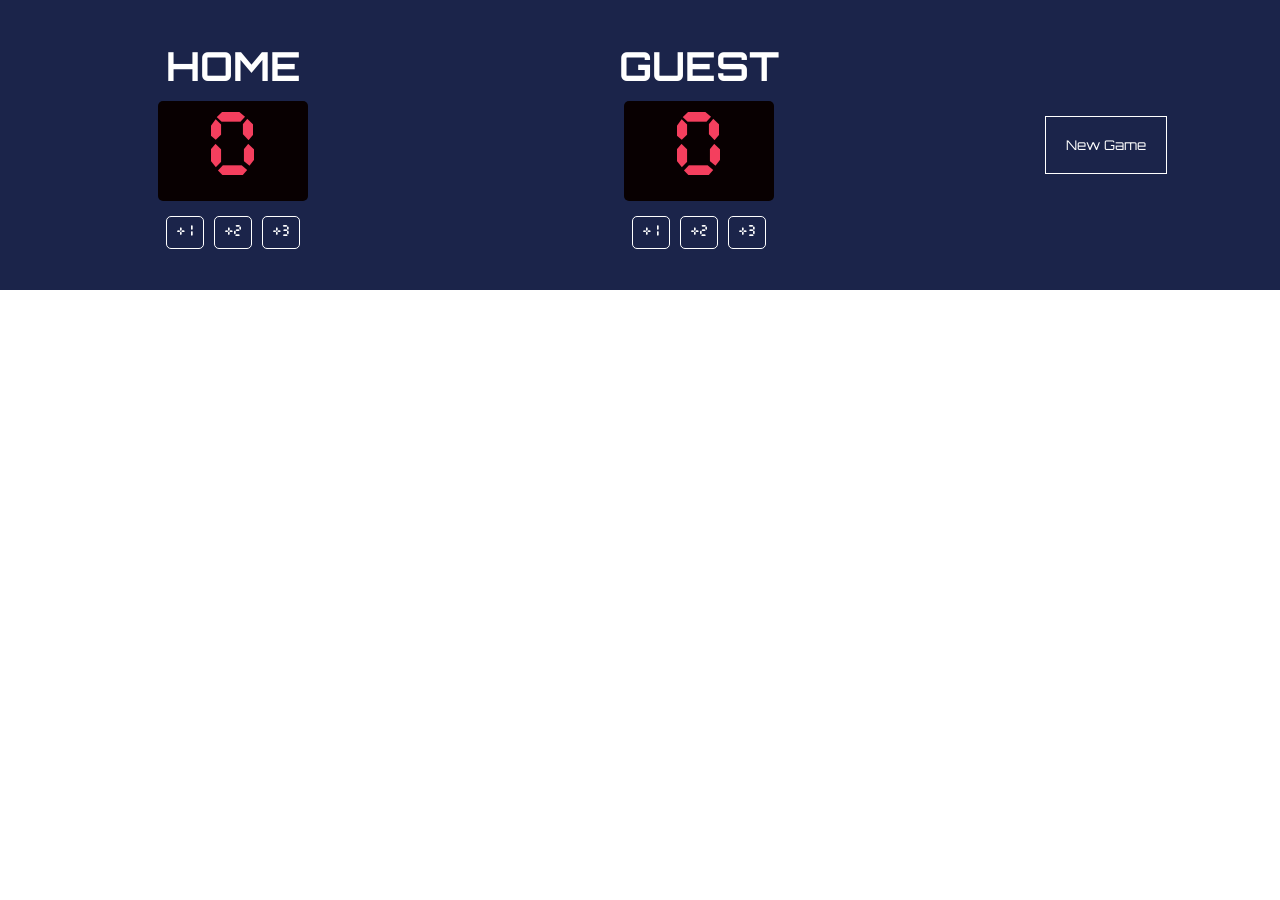
<file: BasketBall-ScoreBoard/index.html>
<html>
    <head>
        <link rel="stylesheet" href="index.css">
        <link rel="preconnect" href="https://fonts.googleapis.com">
        <link rel="preconnect" href="https://fonts.gstatic.com" crossorigin>
        <link href="https://fonts.googleapis.com/css2?family=Orbitron:wght@400..900&display=swap" rel="stylesheet">
    
    </head>
    <body>
        <div class="container">
            <div class="home">
                <h3>HOME</h3>
                <div class="scoreboard" id="home-board-el">
                    0
                </div>
                <div class="addbuttons">
                    <button class="btn" onclick="homeScoreIncrement()">+1</button>
                    <button class="btn" onclick="homePlusTwoScoreIncrement()">+2</button>
                    <button class="btn" onclick="homePlusThreeScoreIncrement()">+3</button> 
                </div>         
            </div>
            <div class="guest">
                <h3>GUEST</h3>
                <div class="scoreboard" id="guest-board-el">
                 0
                </div>
                <div class="addbuttons">
                    <button class="btn" onclick="guestScoreIncrement()">+1</button>
                    <button class="btn" onclick="guestPlusTwoScoreIncrement()">+2</button>
                    <button class="btn" onclick="guestPlusThreeScoreIncrement()">+3</button> 
                </div>      
            </div>
            <div class="newgamebtn">
                <button id="add-btn-el" onclick="newGame()" >New Game </button>
            </div> 
        </div>
         
        <script src="index.js"></script>
    </body>
</html>
</file>
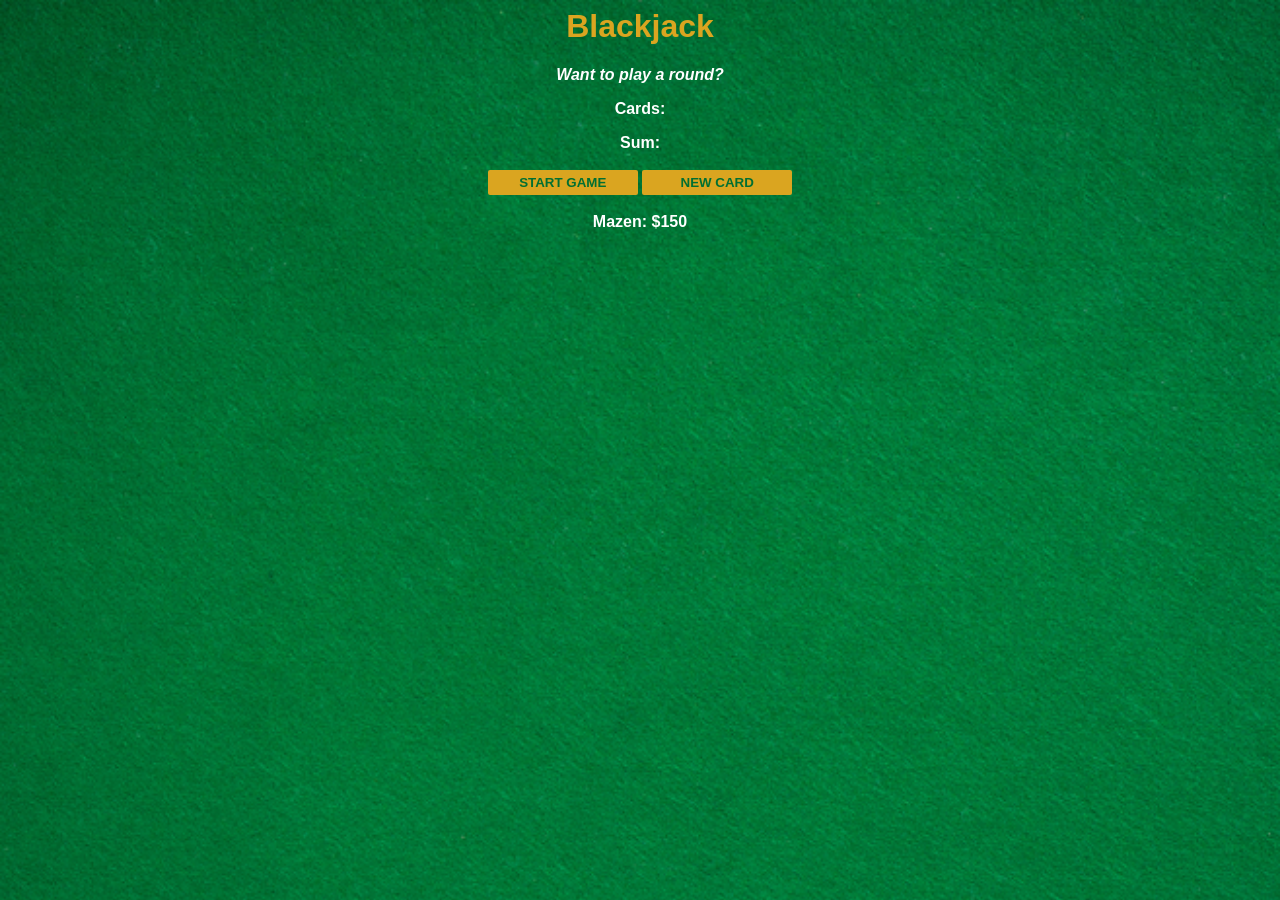
<file: BlackJack-Game/index.html>
<html>
    <head>
        <link rel="stylesheet" href="index.css">
    </head>
    <body>
        <h1>Blackjack</h1>
        <p id="message-el">Want to play a round?</p>
        <p id="cards-el">Cards:</p>
        <p id="sum-el">Sum:</p>
        <button onclick="startGame()">START GAME</button>
        <button onclick="newCard()">NEW CARD</button>
        <p id="player-el"></p>
        <script src="index.js"></script>
    </body>
</html>
</file>
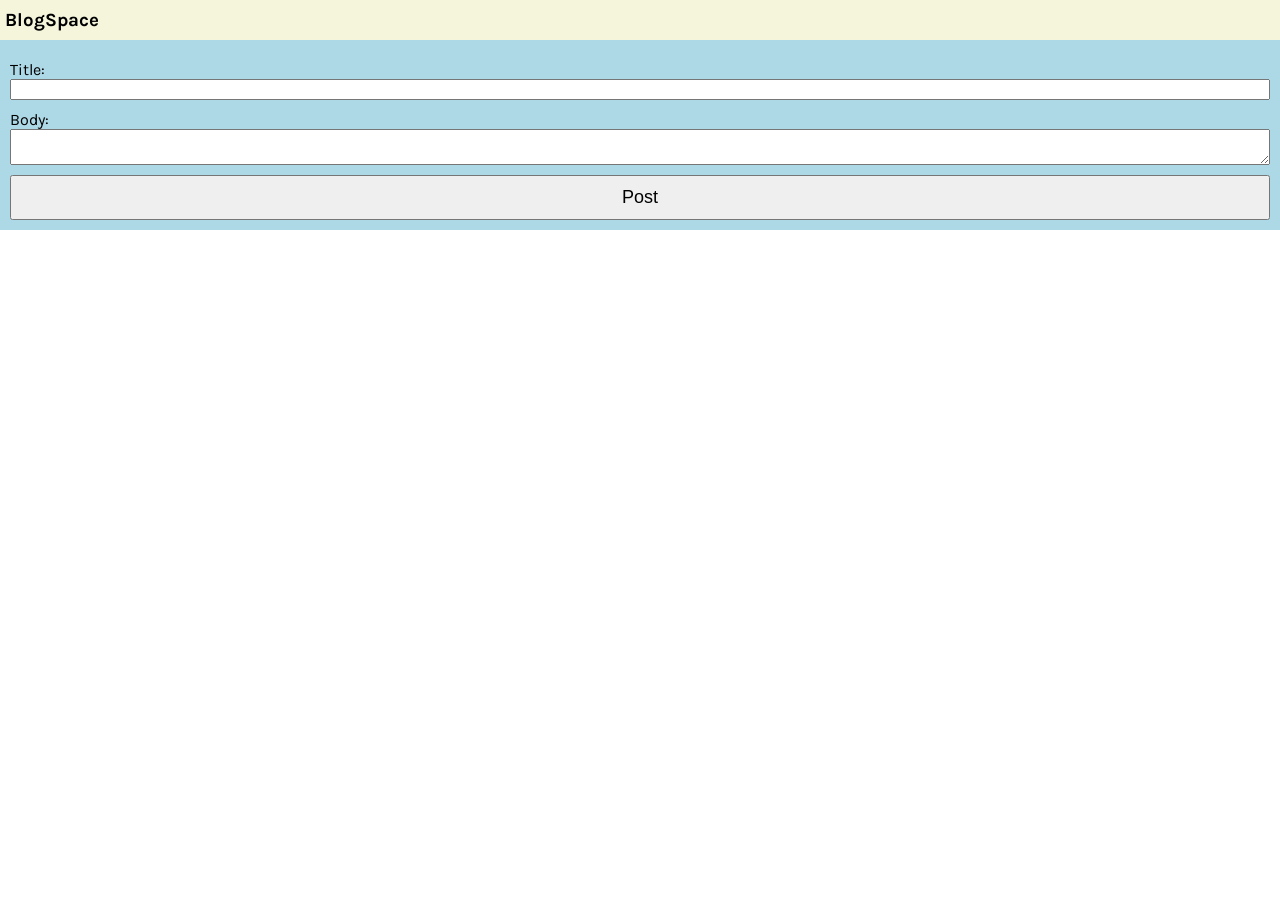
<file: BlogSpace/index.html>
<html>
    <head>
        <link rel="preconnect" href="https://fonts.gstatic.com">
        <link href="https://fonts.googleapis.com/css2?family=Karla:wght@200;400;700&display=swap" rel="stylesheet">
        <link rel="stylesheet" href="index.css">
    </head>
    <body>
        <nav>
            <h3>BlogSpace</h3>
        </nav>
        <form id="new-post">
            <label for="post-title">Title:</label>
            <input id="post-title" type="text" />
            <label for="post-body">Body:</label>
            <textarea id="post-body"></textarea>
            <button>Post</button>
        </form>
        <div id="blog-list"></div>
        <script src="index.js"></script>
    </body>
</html>
</file>
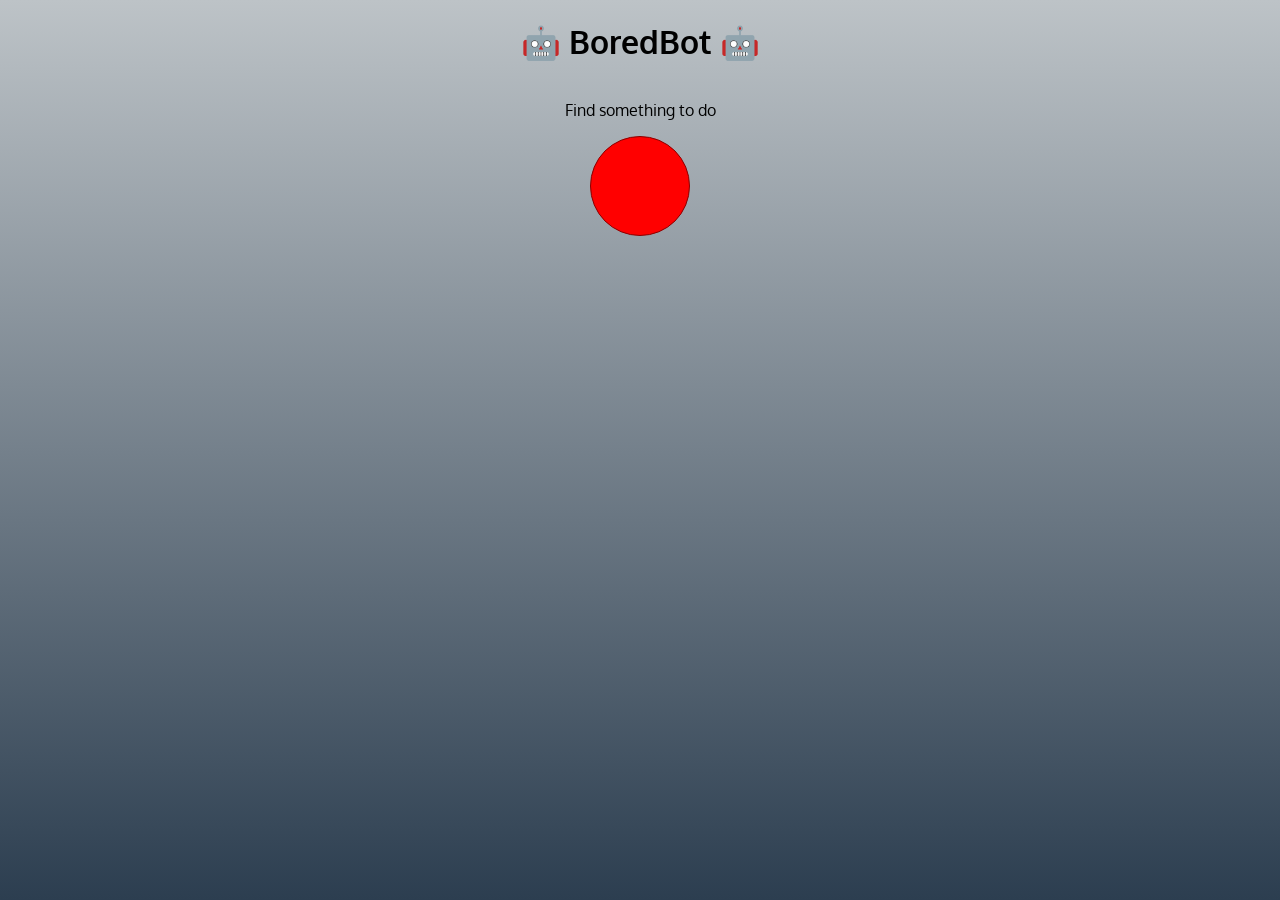
<file: BoredBot/index.html>
<html>

<head>
	<link rel="preconnect" href="https://fonts.gstatic.com">
	<link href="https://fonts.googleapis.com/css2?family=Oxygen:wght@300&display=swap" rel="stylesheet">
	<link rel="stylesheet" href="index.css">
</head>

<body>
	<main>
		<h1 id="title">🤖 BoredBot 🤖</h1>
		<p id="activity" aria-live="polite">Find something to do</p>
		<button id="get-activity" aria-label="Find a new activity."></button>
	</main>
	<script src="index.js"></script>
</body>

</html>
</file>
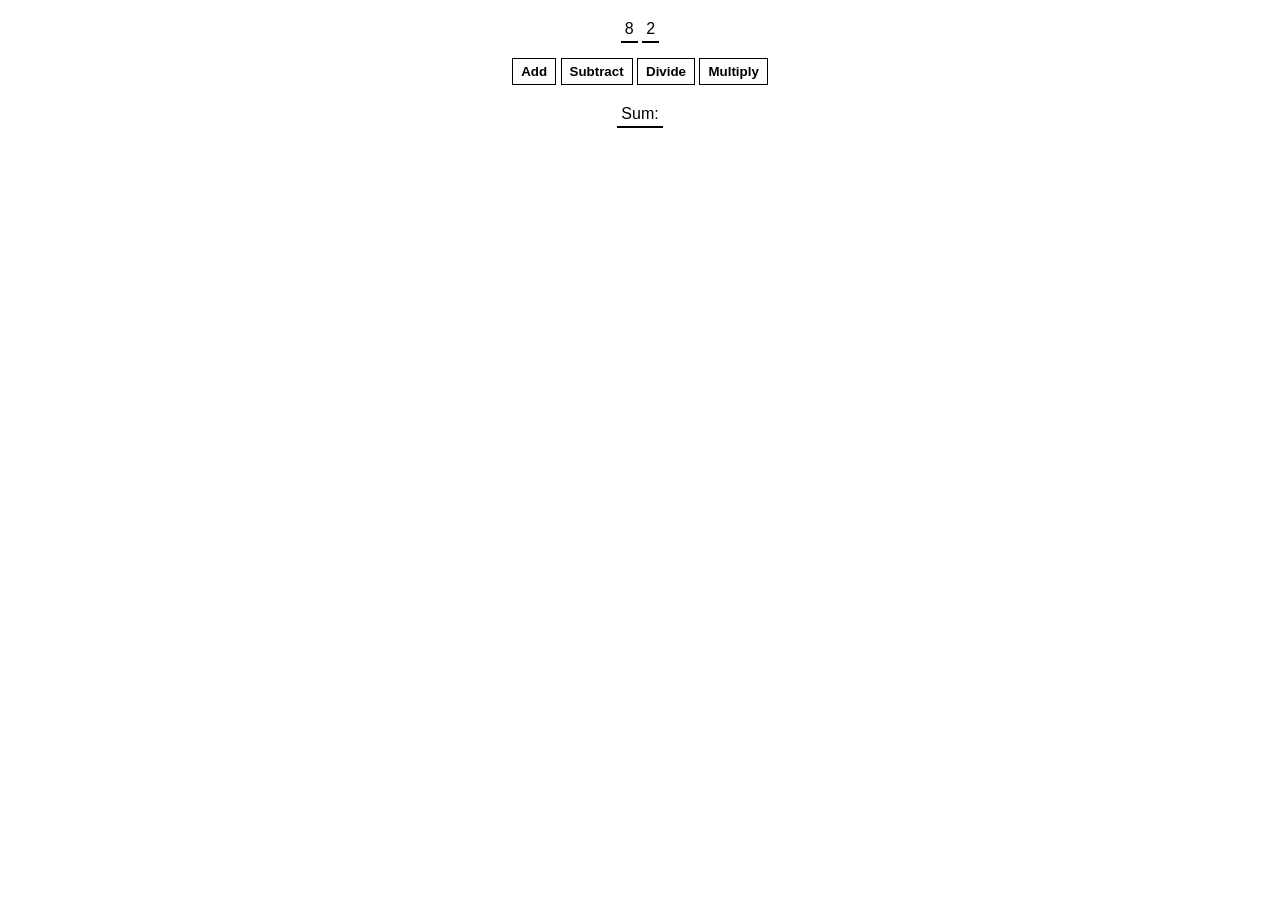
<file: Calculator/index.html>
<html>
    <head>
        <link rel="stylesheet" href="index.css">
    </head>
    <body>
        <span id="num1-el"></span>
        <span id="num2-el"></span>
        <br>
        <button id="add-el" onclick="add()">Add</button>
        <button id="sub-el" onclick="subtract()">Subtract</button>
        <button id="div-el" onclick="divide()">Divide</button>
        <button id="mul-el" onclick="multiply()">Multiply</button>
        <br>
        <span id="sum-el">Sum: </span>
        <script src="index.js"></script>
    </body>
</html>
</file>
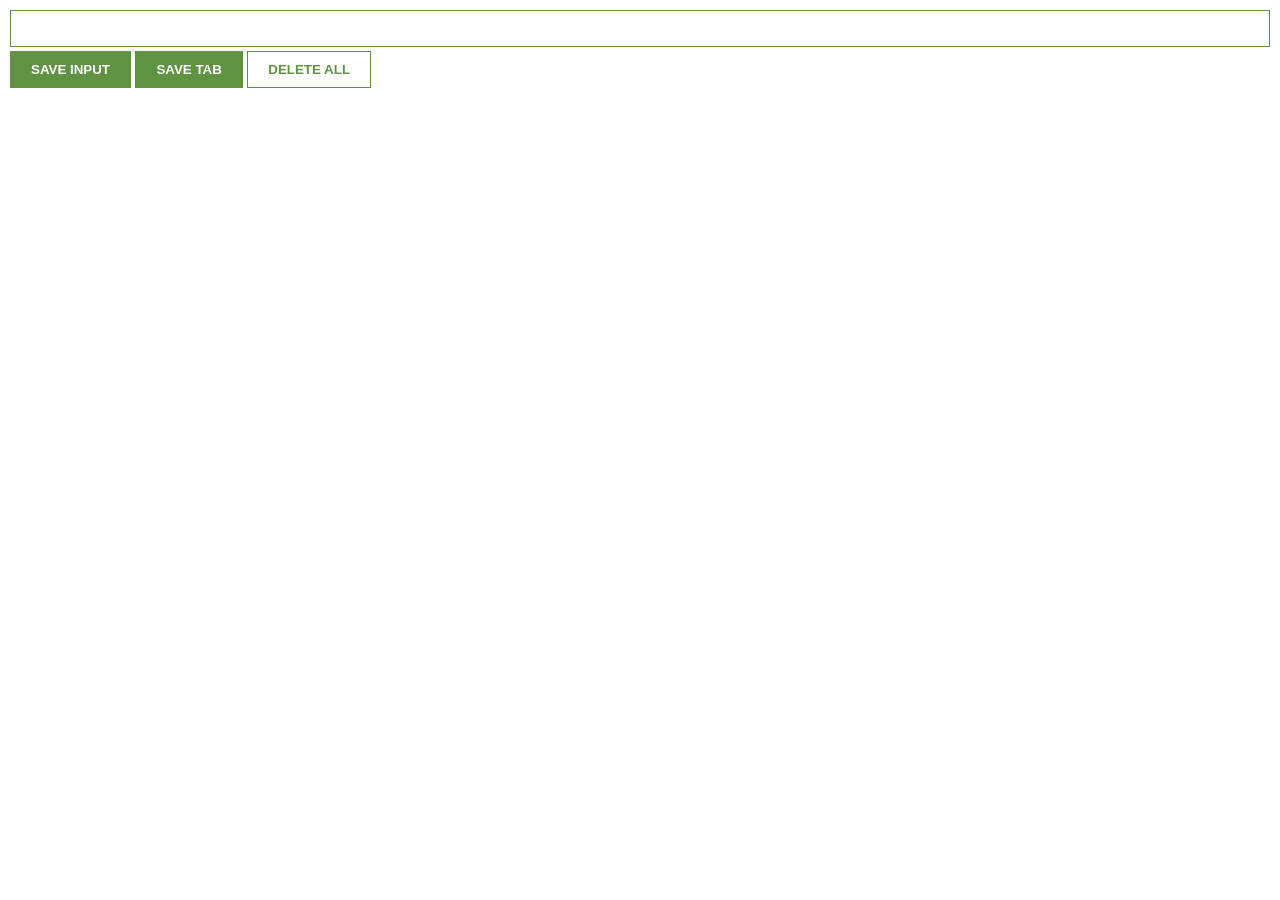
<file: Chrome-Extension/index.html>
<html>
    <head>
        <link rel="stylesheet" href="index.css">
    </head>
    <body>
        <input type="text" id="input-el">
        <button id="input-btn">SAVE INPUT</button>
        <button id="tab-btn">SAVE TAB</button>
        <button id="delete-btn">DELETE ALL</button>
        <ul id="ul-el">
        </ul>
        <script src="index.js"></script>
    </body>
</html>
</file>
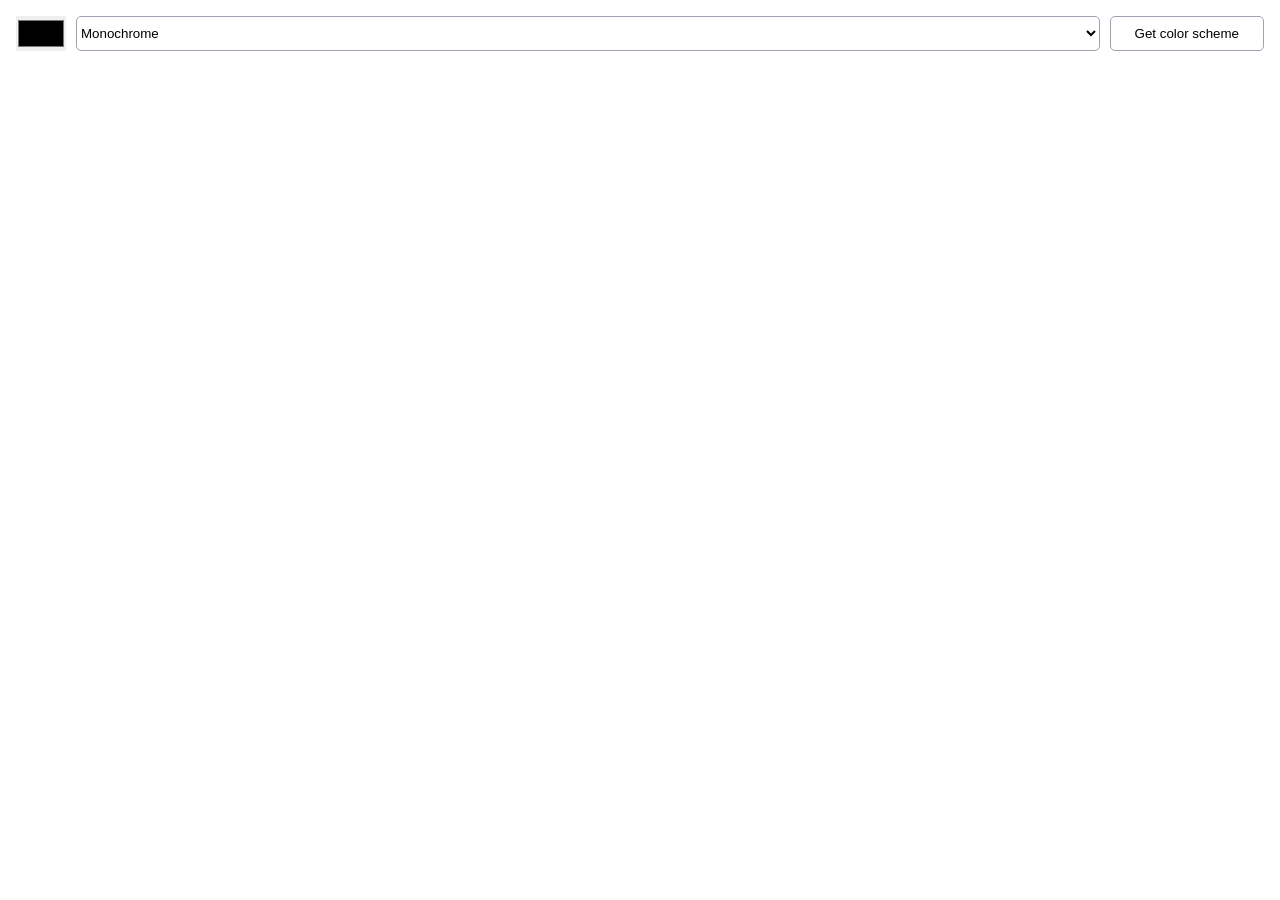
<file: Color-Scheme-Generator/index.html>
<html>
    <head>
        <link rel="stylesheet" href="index.css">
    </head>
    <body>
        
        <header>
            <input type="color" id="seed-color">
            <select id="color-selection">
                <option value="monochrome">Monochrome</option>
                <option value="analogic">Analogic</option>
                <option value="triad">Triad</option>
                <option value="complement">Complement</option>
            </select>
            <button id="get-color-btn">Get color scheme</button>
        </header>
        <div id="color-list"></div>
        <script src="index.js"></script>
    </body>
</html>
</file>
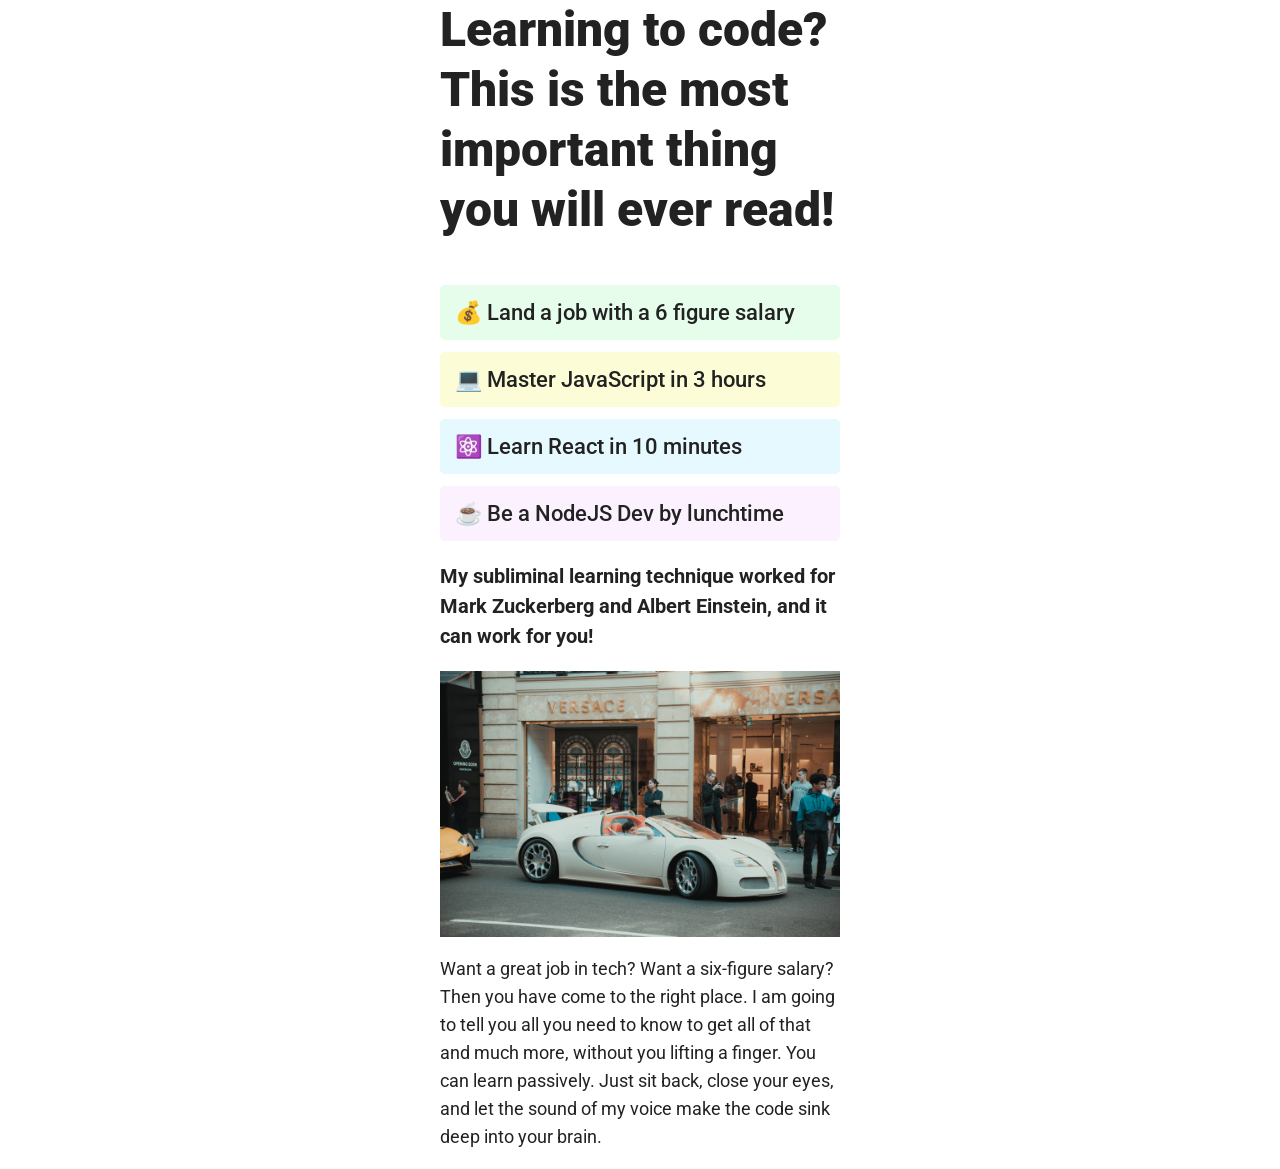
<file: Cookie-Consent/index.html>
<html>

<head>
	<link rel="stylesheet" href="index.css">
	<link href="https://fonts.googleapis.com/css2?family=Roboto:wght@400;500;700;900&display=swap" rel="stylesheet">
</head>

<body>
	<main>
		<section class="section-container">
			<h1>Learning to code? This is the most important thing you will ever read!</h1>

			<ul>
				<li class="li-green">💰 Land a job with a 6 figure salary</li>
				<li class="li-yellow">💻 Master JavaScript in 3 hours</li>
				<li class="li-blue">⚛️ Learn React in 10 minutes</li>
				<li class="li-pink">☕ Be a NodeJS Dev by lunchtime</li>
			</ul>

			<h3>My subliminal learning technique worked for Mark Zuckerberg and Albert Einstein, and it can work for you!</h3>
			<img src="images/bugatti.jpg">
			<p>Want a great job in tech? Want a six-figure salary? Then you have come to the right place. I am going to tell you all
				you need to know to get all of that and much more, without you lifting a finger. You can learn passively. Just sit back,
				close your eyes, and let the sound of my voice make the code sink deep into your brain. </p>
		</section>
	</main>
	<div class="modal" id="modal">
		<div class="close-modal-btn-container">
			<button class="modal-close-btn" id="modal-close-btn" disabled>X</button>
		</div>
		<div class="modal-inner" id="modal-inner">
			<h2>We ❤️ Your Data!</h2>
			<p class="modal-text" id="modal-text">We have a strict policy on tracking and spamming: we'll definitely track you, and we'll definitely spam you. To use this
				site, enter your name and email address and accept our ridiculous terms and conditions.</p>
			<form id="consent-form">
				<input type="text" name="fullName" placeholder="Enter your full name" required/>
				<input type="email" name="email" placeholder="Enter your email" required/>

				<div class="modal-choice-btns" id="modal-choice-btns">
					<button type="submit" class="modal-btn">Accept</button>
					<button class="modal-btn" id="decline-btn">Decline</button>
				</div>

			</form>
		</div>
	</div>
	<script src="index.js"></script>
</body>

</html>
</file>
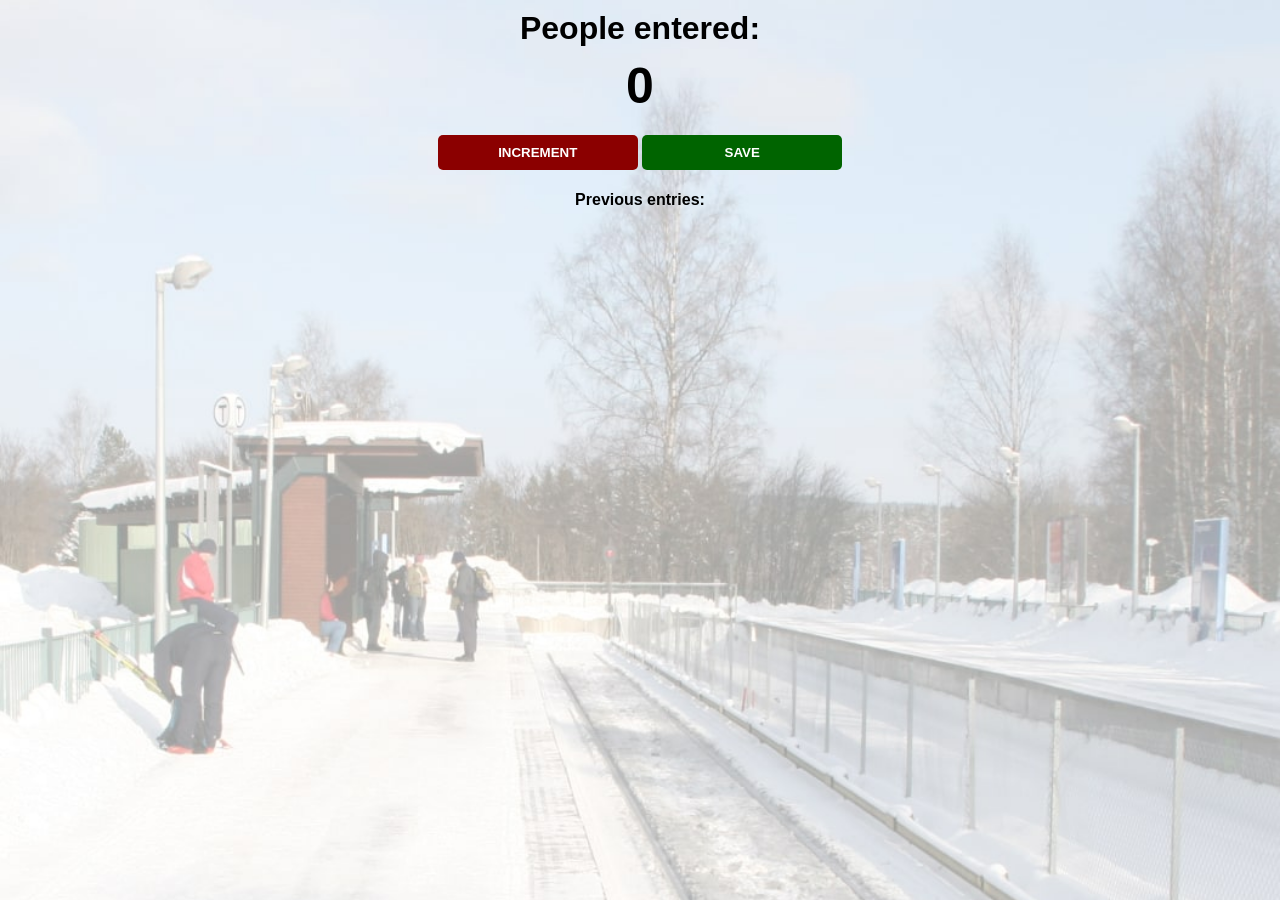
<file: Counter App/index.html>
<html>
    <head>
        <link rel="stylesheet" href="index.css">
    </head>
    <body>
        <h1>People entered:</h1>
        <h2 id="count-el">0</h2>
        <button id="increment-btn" onclick="increment()">INCREMENT</button>
        <button id="save-btn" onclick="save()">SAVE</button>
        <p id="save-el">Previous entries: </p>
        <script src="index.js">
            
            
        </script>
    </body>
</html>
</file>
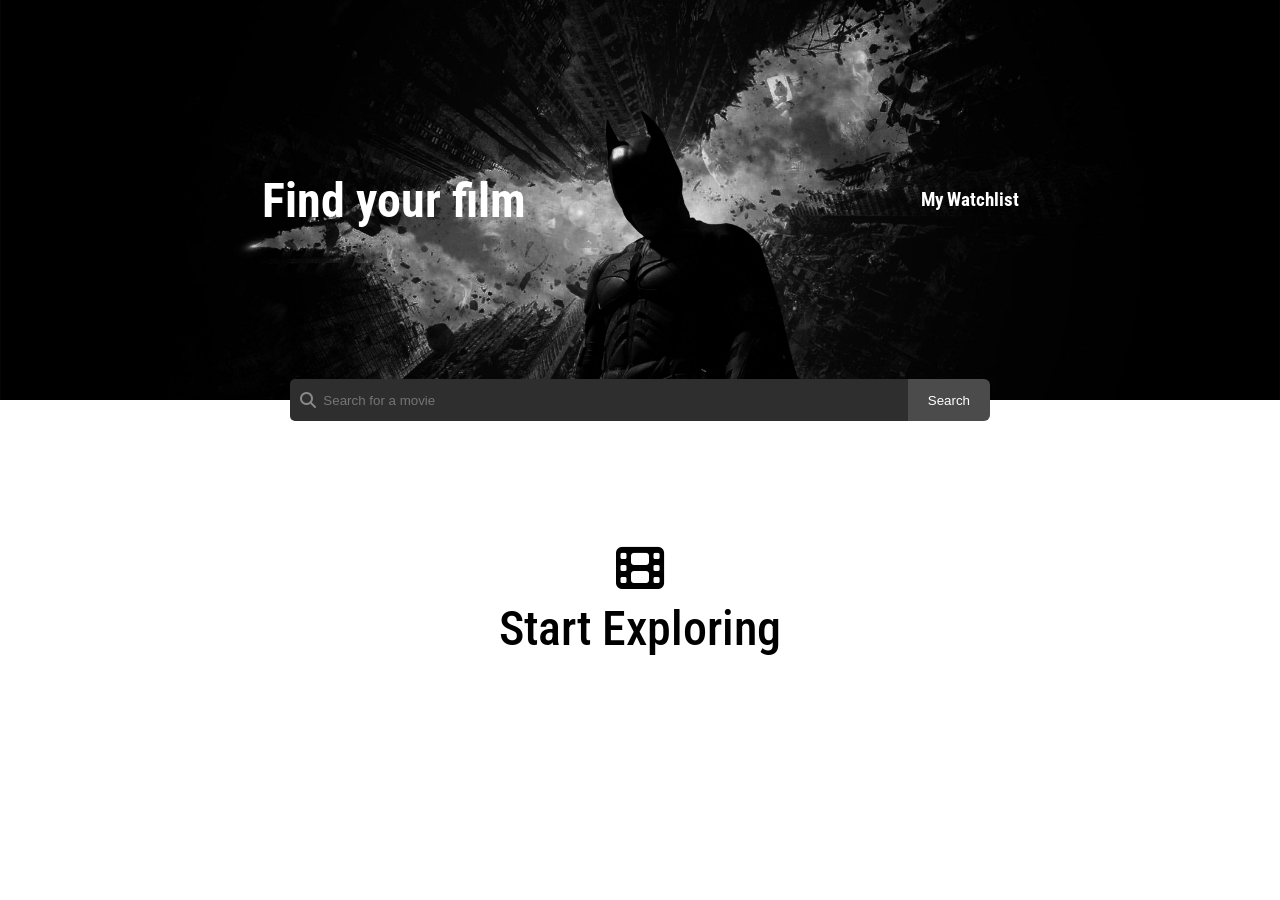
<file: movie-watchlist/index.html>
<html>
  <head>
    <link rel="stylesheet" href="style.css" />
    <meta charset="UTF-8" />
    <meta name="viewport" content="width=device-width, initial-scale=1.0" />
    <meta
      name="description"
      content="Browse movies and build your own watchlist by adding the movies you want to watch."
    />
    <link
      href="https://fonts.googleapis.com/css2?family=Roboto+Condensed:wght@400;500&display=swap"
      rel="stylesheet"
    />
    <link
      rel="stylesheet"
      href="https://cdnjs.cloudflare.com/ajax/libs/font-awesome/6.7.2/css/all.min.css"
    />
  </head>
  <body>
    <header>
      <div class="header-content">
        <h1>Find your film</h1>
        <h3><a href="myWatchList.html">My Watchlist</a></h3>
      </div>
    </header>
    <div class="search-container">
      <div class="search-bar">
        <div class="input-wrapper">
          <i class="fa-solid fa-magnifying-glass"></i>
          <input
            type="text"
            name="search"
            placeholder="Search for a movie "
            id="search-input"
          />
        </div>

        <button id="search-btn">Search</button>
      </div>
    </div>
    <div class="explore" id="explore">
      <i class="fa-solid fa-film"></i>
      <h1>Start Exploring</h1>
    </div>
    <div id="movies">

    </div>
    <script src="index.js" type="module"></script>
  </body>
</html>
</file>
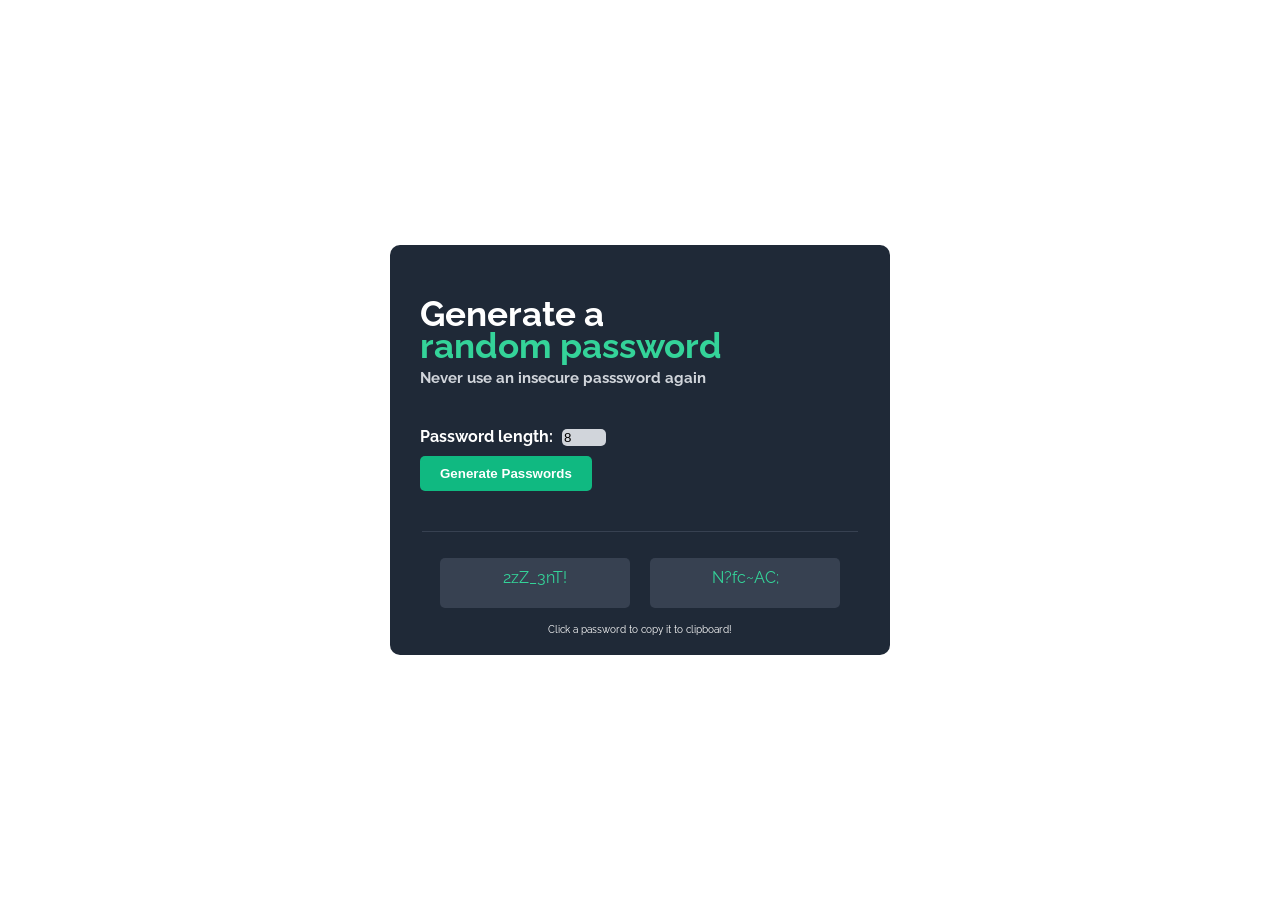
<file: Password-Generator/index.html>
<html>
  <head>
    <link rel="stylesheet" href="main.css" />
    <link rel="preconnect" href="https://fonts.googleapis.com" />
    <link rel="preconnect" href="https://fonts.gstatic.com" crossorigin />
    <link
      href="https://fonts.googleapis.com/css2?family=Happy+Monkey&family=Orbitron:wght@400..900&family=Raleway:ital,wght@0,100..900;1,100..900&family=Roboto:ital,wght@0,100..900;1,100..900&display=swap"
      rel="stylesheet"
    />
  </head>
  <body>
    <div class="container">
      <div class="main">
        <h1>Generate a<span> random password</span></h1>
        <p>Never use an insecure passsword again</p>
        <label for="length-input"
          >Password length:
          <input type="number" id="length-input-el" value="8" min="8" max="20"
        /></label>
        <button onclick="passwordGenerator()">Generate Passwords</button>
      </div>
      <div class="line"></div>
      <div class="passworddisplay">
        <p
          class="emptyfield"
          id="firstpassword-el"
          onclick="copyPassword(this)"
        ></p>
        <p
          class="emptyfield"
          id="secondpassword-el"
          onclick="copyPassword(this)"
        ></p>
      </div>
      <p class="footer">Click a password to copy it to clipboard!</p>
    </div>

    <script src="source.js"></script>
  </body>
</html>
</file>
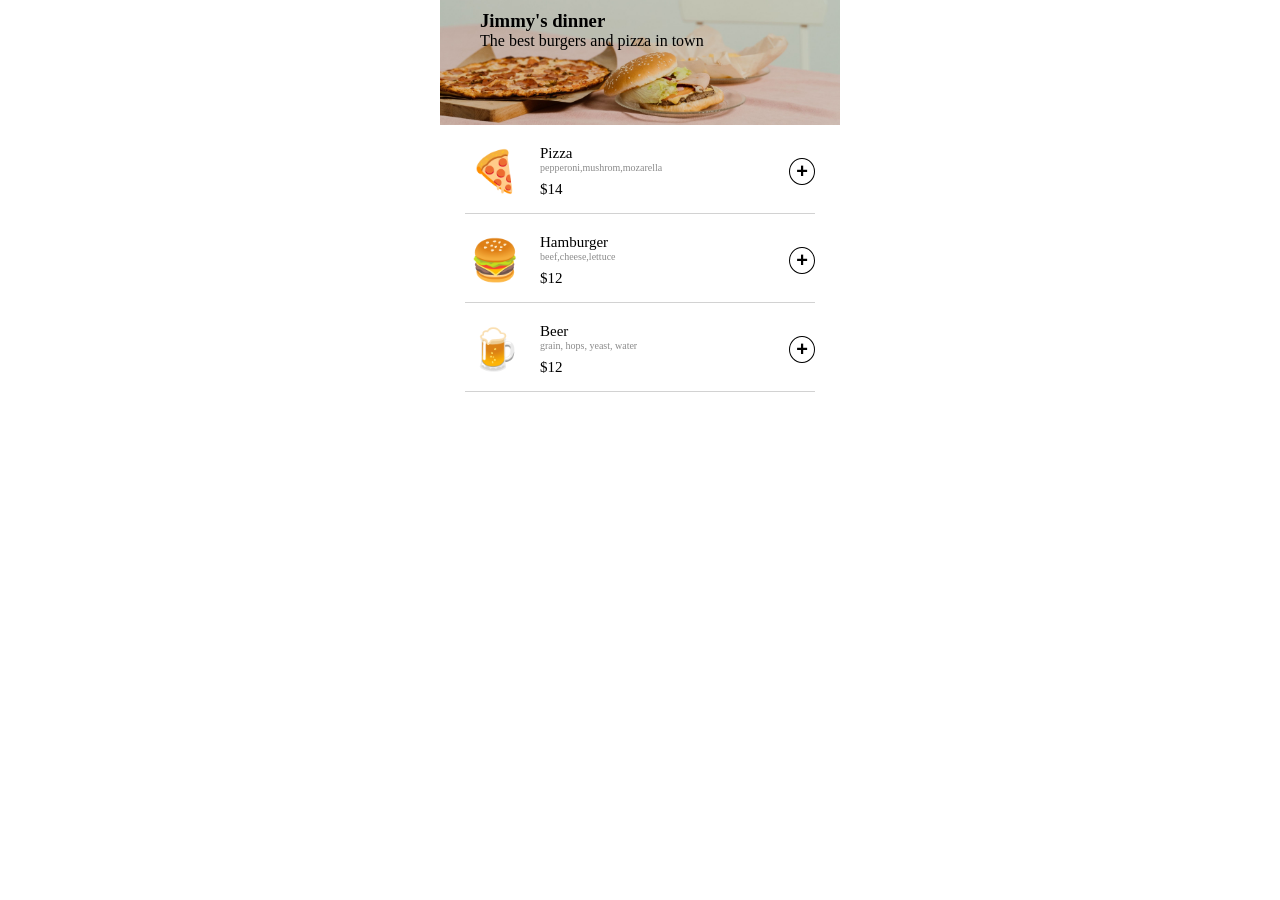
<file: Restaurant-ordering-app/index.html>
<html>
  <head>
    <link rel="stylesheet" href="style.css" />
    <link
      href="https://fonts.googleapis.com/css2?family=Happy+Monkey&family=Orbitron:wght@400..900&family=Raleway:ital,wght@0,100..900;1,100..900&family=Roboto:ital,wght@0,300;1,300&family=Smythe&family=Source+Sans+3:ital,wght@0,200..900;1,200..900&display=swap"
      rel="stylesheet"
    />
  </head>
  <body>
    <header class="header">
      <div class="container">
        <h3>Jimmy's dinner</h3>
        <p>The best burgers and pizza in town</p>
      </div>
    </header>
    <main>
      <div id="feed">
        <!-- Items for ordering -->
      </div>

      <div id="order-container">
        <!-- Orders Here !!! -->
      </div>
<div class="modal-overlay" id="modal-overlay">
      <section class="modal" id="modal">
        <div class="close-modal-btn-container">
          <button class="modal-close-btn" id="modal-close-btn">
            X
          </button>
        </div>
        <div class="modal-inner" id="modal-inner">
            <h2>Enter Card Details</h2>
          <form>
            
            <input
              type="text"
              name="username"
              placeholder="Enter your name"
              required
            />
            <input
              type="number"
              name="cardnumber"
              placeholder="Enter your card"
              required
            />
            <input type="number" name="ccvnum" placeholder="Enter your CCV" />
            <div id="modal-btn">
              <button type="submit" class="order-completion" id="pay-btn">
                pay
              </button>
            </div>
          </form>
        </div>
      </section>
</div>
    </main>

    <script src="index.js" type="module"></script>
  </body>
</html>
</file>
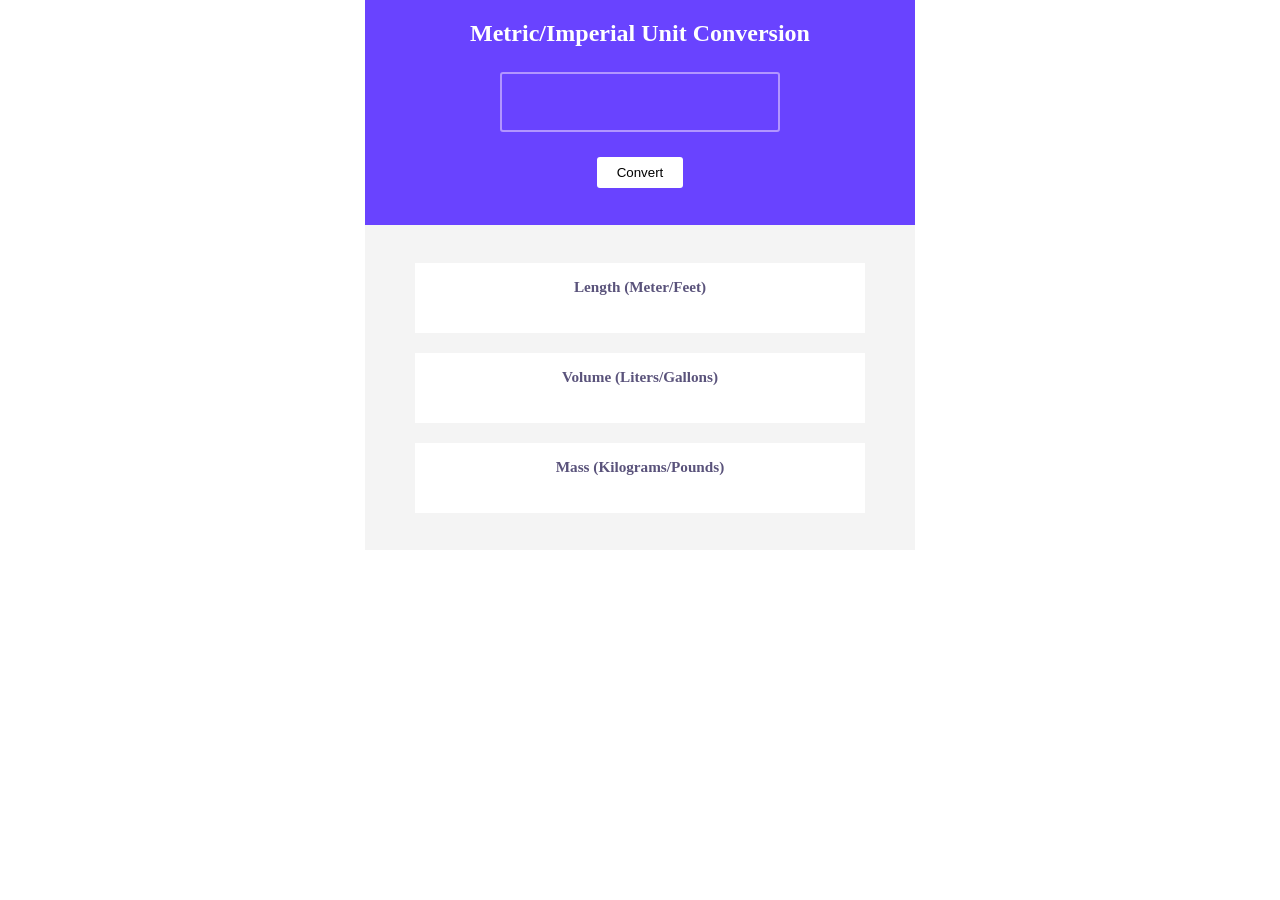
<file: Unit Converter/index.html>
<html>
  <head>
    <link rel="stylesheet" href="main.css" />
  </head>
  <body>
    <div class="container">
      <div class="header">
        <h2>Metric/Imperial Unit Conversion</h2>
        <input id="input-el" type="text" inputmode="numeric" pattern="[0-9]*" />
        <button id="convert-btn">Convert</button>
      </div>
      <div class="unit-results">
        <div class="design">
          <h3>Length (Meter/Feet)</h3>
          <p id="length-el"></p>
        </div>
        <div class="design">
          <h3>Volume (Liters/Gallons)</h3>
          <p id="volume-el"></p>
        </div>
        <div class="design">
          <h3>Mass (Kilograms/Pounds)</h3>
          <p id="mass-el"></p>
        </div>
      </div>
    </div>
    <script src="src.js"></script>
  </body>
</html>
</file>
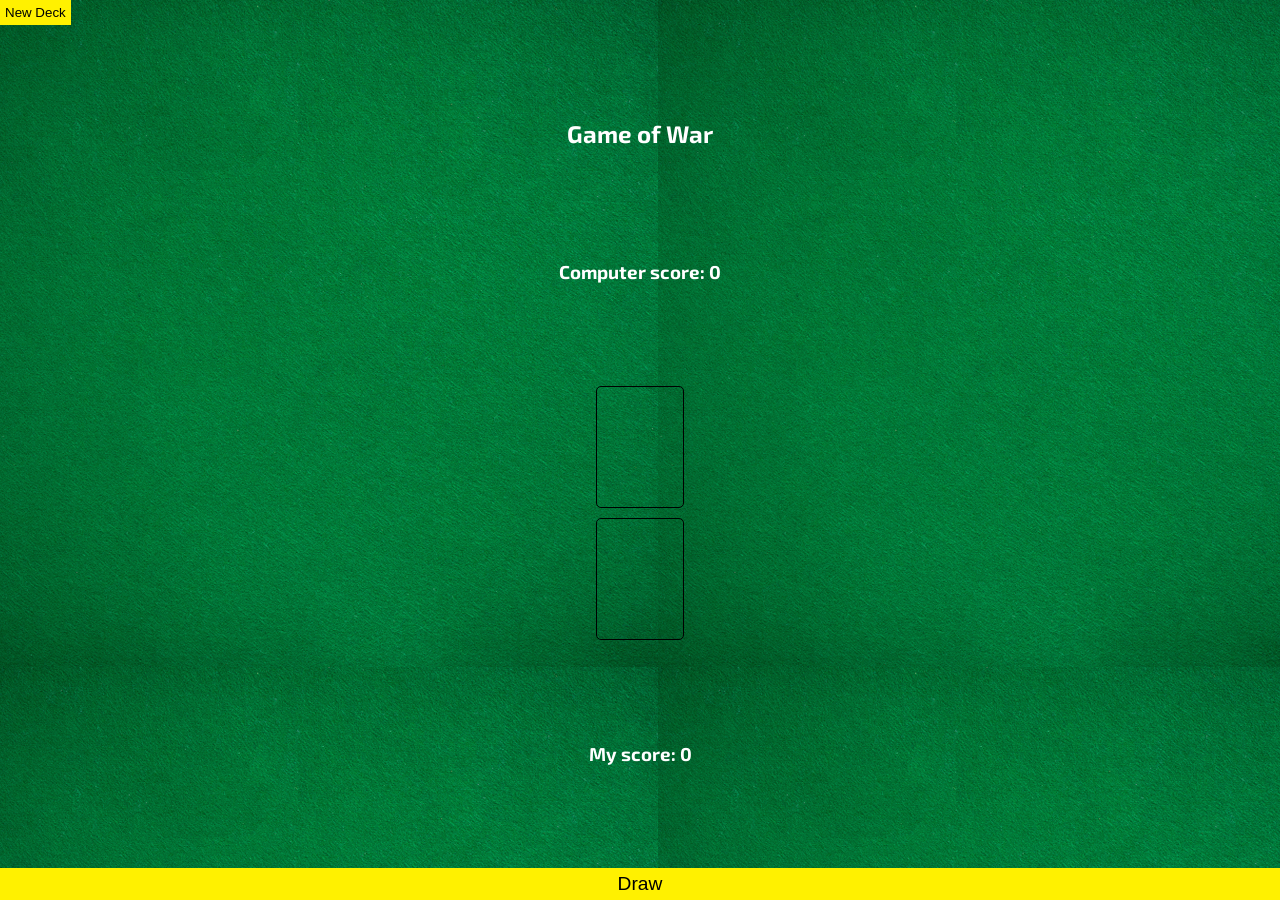
<file: WarGame/index.html>
<html>
    <head>
        <link rel="preconnect" href="https://fonts.gstatic.com">
        <link href="https://fonts.googleapis.com/css2?family=Exo+2:wght@300&display=swap" rel="stylesheet">
        <link rel="stylesheet" href="index.css">
    </head>
    <body>
        <div class="top">
            <button id="new-deck">New Deck</button>
            <p id="remaining"></p>
        </div>
        <h2 id="header">Game of War</h2>
        <h3 id="computer-score">Computer score: 0</h3>
        <div id="cards">
            <div class="card-slot"></div>
            <div class="card-slot"></div>
        </div>
        <h3 id="my-score">My score: 0</h3>
        <button id="draw-cards" class="draw">Draw</button>
        <script src="index.js"></script>
    </body>
</html>
</file>
<file: BasketBall-ScoreBoard/index.css>
@font-face {
    font-family: "CursedTimer";
    src: url("./fonts/CursedTimerUlil-Aznm.ttf") format("truetype");
}


body {
    margin: 0;
    font-family: "CursedTimer", sans-serif; 
}

.container {
    display: flex;
    justify-content: space-around;
    background-color: #1B244A;
}

.home{
    height: 250px;
    width: 200px;
    margin:20px; 
    display: flex;
    flex-direction: column; 
    justify-content: center;
    align-items: center;
    color: red;
}

h3{
    color:white;
    font-size: 40px;
    font-family: 'orbitron';
    margin:0px 0px 10px 0px;
   
   
}
.scoreboard{
    height: 100px;
    width: 150px;
    background-color: #080001;
    display: flex;
    justify-content: center;
    align-items: center;
    font-size: 80px;  
    border-radius: 5px;
    color:#F43F5E;
}

.addbuttons{
    margin-top:15px;
    
    
}

.btn{
    border: 1px solid white;
    background-color: transparent;
    border-radius: 5px;
    padding: 8px 10px ;
    font-family: "CursedTimer", sans-serif;
    color: white;
 
    
    
}
.guest{
    
    height: 250px;
    width: 200px;
    margin:20px;
    display: flex;
    flex-direction: column; 
    justify-content: center;
    align-items: center; 
    color:red;
}

.newgamebtn{
    display: flex;
    justify-content: end;
    align-items: center;
}

#add-btn-el{
    padding: 20px 20px;
    border: 1px solid white;
    background-color: transparent;
    color: white;
    font-family: 'orbitron';
}

#add-btn-el:hover {
    background-color: #080001;
}

.btn:hover {
    background-color:#075985;
}
</file>
<file: BlackJack-Game/index.css>
body {
    font-family: 'Trebuchet MS', 'Lucida Sans Unicode', 'Lucida Grande', Arial, sans-serif;
    background-image: url("images/table.png");
    background-size: cover;
    font-weight: bold;
    color: white;
    text-align: center;
}

h1 {
    color: goldenrod;
}

#message-el {
    font-style: italic;
}

button {
    color: #016f32;
    width: 150px;
    background: goldenrod;
    padding-top: 5px;
    padding-bottom: 5px;
    font-weight: bold;
    border: none;
    border-radius: 2px;
    margin-bottom: 2px;
    margin-top: 2px;
}
</file>
<file: BlogSpace/index.css>
body {
    font-family: 'Karla', sans-serif;
    margin: 0;
    padding: 0;
}

nav {
    background-color: beige;
    padding: 5px;
    height: 30px;
    display: flex;
    align-items: center;
    position: fixed;
    width: 100%;
}

nav > h3 {
    margin: 0;
}

#blog-list {
    padding: 10px;
}

form {
    padding: 60px 10px 10px;
    display: grid;
    background-color: lightblue;
}

input#post-title, textarea#post-body {
    margin-bottom: 10px;
}

button {
    padding: 10px;
    font-size: 18px;
    cursor: pointer;
}
</file>
<file: BoredBot/index.css>
body {
    margin: 0;
}

main {
    /* uigradients.com */
    background: #bdc3c7;  /* fallback for old browsers */
    background: -webkit-linear-gradient(to top, #2c3e50, #bdc3c7);  /* Chrome 10-25, Safari 5.1-6 */
    background: linear-gradient(to top, #2c3e50, #bdc3c7); /* W3C, IE 10+/ Edge, Firefox 16+, Chrome 26+, Opera 12+, Safari 7+ */
    background-repeat: no-repeat;
    height: 100vh;
    display: flex;
    flex-direction: column;
    align-items: center;
    font-family: Oxygen, sans-serif;
}

button {
    height: 100px;
    width: 100px;
    border-radius: 50%;
    background-color: red;
    border: 1px solid darkred;
    cursor: pointer;
}

.fun {
    /* CSS generated from https://uigradients.com */
    background: #fc4a1a;  /* fallback for old browsers */
    background: -webkit-linear-gradient(to left, #f7b733, #fc4a1a);  /* Chrome 10-25, Safari 5.1-6 */
    background: linear-gradient(to left, #f7b733, #fc4a1a); /* W3C, IE 10+/ Edge, Firefox 16+, Chrome 26+, Opera 12+, Safari 7+ */
}
</file>
<file: Calculator/index.css>
body {
    font-family: Arial, Helvetica, sans-serif;
    padding: 20px 0;
    margin: 0;
    text-align: center;
}

span {
    border-bottom: 2px solid black;
    padding: 4px;
}

button {
    margin: 20px 0;
    background: white;
    color: black;
    border: 1px solid black;
    font-weight: bold;
    cursor: pointer;
    padding: 5px 8px;
}
</file>
<file: Chrome-Extension/index.css>
body {
    margin: 0;
    padding: 10px;
    font-family: Arial, Helvetica, sans-serif;
    min-width: 400px;
}

input {
    width: 100%;
    padding: 10px;
    box-sizing: border-box;
    border: 1px solid #5f9341;
    margin-bottom: 4px;
}

button {
    background: #5f9341;
    color: white;
    padding: 10px 20px;
    border: 1px solid #5f9341;
    font-weight: bold;
}

#delete-btn {
    background: white;
    color: #5f9341;
}

ul {
    margin-top: 20px;
    list-style: none;
    padding-left: 0;
}

li {
    margin-top: 5px;
}

a {
    color: #5f9341;
}
</file>
<file: Color-Scheme-Generator/index.css>
*,
*::before,
*::after {
    box-sizing: border-box;
}

html, body {
    margin: 0;
    padding: 0;
}

/* Header */
header {
    display: flex;
    gap: 10px;
    align-items: center;
    padding: 1em;
    width: 100%;
}

#seed-color,
#color-selection,
#get-color-btn {
    height: 35px;
}

#seed-color {
    width: 50px;
    padding: 0;
    border: none;
    flex-shrink: 0;
}

#color-selection {
    flex: 1;
    min-width: 0;
    border: 1px solid #9CA3AF;
    border-radius: 5px;
    background: transparent;
}

#get-color-btn {
    padding: 0 1.5rem;
    border: 1px solid #9CA3AF;
    border-radius: 5px;
    background: transparent;
    cursor: pointer;
    white-space: nowrap;
}


/* Colors */
#color-list {
    display: flex;
    margin-top: 1em;
    width: 100%;
}

.box-color {
    flex: 1;
    text-align: center;
}

.color {
    width: 100%;
    height: 300px;
}


/* Mobile */
@media (max-width: 600px) {

    header {
        flex-direction: column;
        align-items: stretch;
    }

    #seed-color,
    #color-selection,
    #get-color-btn {
        width: 100%;
    }
    #color-selection{
        padding: 0.5em;
        text-align: center;
    }
    #color-list {
        flex-direction: column;
        padding: 1em;
    }

    .color {
        width: 100%;
        height: 150px;
    }
}
</file>
<file: Cookie-Consent/index.css>
*{
    box-sizing: border-box;
}

html, body {
    margin: 0;
    padding: 0;
    font-family: 'Roboto';
    color: #222;
}

/* typography */

h1{
    font-size: 48px;
    line-height: 60px;
    font-weight: 900;
}

h2{
    margin-top: 0;
}

h3{
    font-size: 20px;
    font-weight: 700; 
    line-height: 30px;
}

p{
    font-size: 18px;
    line-height: 28px;

}

ul{
    list-style: none;
    padding: 5px 0 0 0;
}

li{
    padding: 15px;
    border-radius: 5px;
    margin-bottom: 12px;
    font-weight: 500;
    font-size: 22px;
}

.li-green{background-color:#E5FDEA}
.li-yellow{background-color:#FCFDD6}
.li-blue{background-color:#E5F9FE}
.li-pink{background-color:#FCF1FE}

/* layout */

img{
    width: 100%;
}

main{
    width: 400px;
    margin: 0 auto;
}

/* modal */
  
.modal {
    display: none;
    position: fixed;
    right: 0;
    left: 0;
    top: 0;
    bottom: 0;
    margin: auto;
    height: 420px;
    width: 350px;
    border-radius: 5px;
    box-shadow: 0px 0px 6px 2px #666;
    background-color: #212529;
    color: whitesmoke;
}

.modal-inner{
    width: 290px;
    margin: 0 auto;
}

.modal-inner-loading{
    text-align: center;
}

/* modal buttons */

.close-modal-btn-container{
    text-align: right;
    margin: 9px;
}

.modal-close-btn {
  font-size: 22px;
  font-weight: bold;
  background-color: transparent;
  border: 1px solid transparent;
  color: whitesmoke;
}

.modal-close-btn:hover,
.modal-close-btn:active{
    color: red;
    cursor: pointer;
}

.modal-close-btn:disabled{
    color: whitesmoke;
    opacity: 0.2;
    cursor: not-allowed;
}

.modal-choice-btns{
    margin-top: 10px;
    padding: 8px 16px;
    display: flex;
    justify-content: center;
}

.modal-btn{
    padding: 10px 24px;
    cursor: pointer;
}

.modal-btns-reverse{
    flex-direction: row-reverse;
}

/* modal input */

input{
    margin-top: 10px; 
    border: 1px solid #212529;
    padding: 10px;
    width: 100%;
    border-radius: 3px;
}

/* modal after submit */

.loading{
    width: 100%; 
    margin-top: 10px;
}

.modal-display-name{
    color: fuchsia;
}

.modal-text{
    height: 140px;
    line-height: 23px;
    margin-bottom: 0;
}

.idiot-gif{
    width: 95%;
    margin: 0 auto;
}

.idiot-gif img{
    box-shadow: 1px 1px 3px #999;
    border-radius: 5px;
}
</file>
<file: Counter App/index.css>
body {
    background-image: url("station.jpg");
    background-size: cover;
    font-family: -apple-system, BlinkMacSystemFont, 'Segoe UI', Roboto, Oxygen, Ubuntu, Cantarell, 'Open Sans', 'Helvetica Neue', sans-serif;
    font-weight: bold;
    text-align: center;
}

h1 {
    margin-top: 10px;
    margin-bottom: 10px;
}

h2 {
    font-size: 50px;
    margin-top: 0;
    margin-bottom: 20px;
}

button {
    border: none;
    padding-top: 10px;
    padding-bottom: 10px;
    color: white;
    font-weight: bold;
    width: 200px;
    margin-bottom: 5px;
    border-radius: 5px;
}

#increment-btn {
    background: darkred;
}

#save-btn {
    background: darkgreen;
}
</file>
<file: movie-watchlist/style.css>
*,
*::before,
*::after {
  box-sizing: border-box;
}

html,
body {
  margin: 0;
  padding: 0;
  font-family: "Roboto Condensed", sans-serif;
}

/* Header */
header {
  height: 400px;
  width: 100%;
  background-image: url("images/header-background.jpg");
  background-size: cover;
  background-position: center;
  display: flex;
  justify-content: center;
  align-items: center;
  color: white;
}

.header-content {
  width: 90%;
  display: flex;
  justify-content: space-around;
  align-items: center;
}

.header-content h1,
.header-content h3 {
  margin: 0;
}

.header-content h1 {
  font-size: 3rem;
}

.header-content a {
  color: white;
  text-decoration: none;
}

/* Search Bar */

.search-bar {
  display: flex;
  width: 90%;
  max-width: 700px;
  margin: -1.3em 0em;
}

.search-bar input {
  flex: 1;
  border: none;
  outline: none;
  border-radius: 6px 0 0 6px;
  background-color: #2e2e2f;
  color: white;
}

.search-bar button {
  background-color: #4b4b4b;
  color: white;
  padding: 12px 20px;
  border: none;
  cursor: pointer;
  border-radius: 0 6px 6px 0;
}

.search-container {
  display: flex;
  justify-content: center;
}

.input-wrapper {
  position: relative;
  flex: 1;
}

.input-wrapper i {
  position: absolute;
  left: 0.6em;
  top: 50%;
  transform: translateY(-50%);
  color: #888;
  pointer-events: none;
}

.input-wrapper input {
  width: 100%;
  height: 100%;
  padding: 0.75em 0.75em 0.75em 2.5em;
  border: none;
  outline: none;
  border-radius: 0.375em 0 0 0.375em;
}

.explore,
.empty-watchlist {
  display: flex;
  flex-direction: column;
  justify-content: center;
  align-items: center;
  margin-top: 9em;
  gap: 0.5rem;
}

.explore .fa-solid {
  font-size: 3rem;
}

.explore h1 {
  font-size: 3rem;
  font-weight: 500;
}

.explore h1 {
  margin: 0;
}

/* Watchlist */

.empty-watchlist h4 {
  font-size: 2rem;
  font-weight: 400;
  margin: 0;
  color: #dfdddd;
}

.empty-watchlist a {
  color: black;
  text-decoration: none;
  font-size: 1.25rem;
  font-weight: 600;
}

/* Movie Section */

#movies {
  display: flex;
  flex-direction: column;
  align-items: center;
  font-size: 1.25rem;
  font-weight: 200;
  padding: 2rem;
}
.movie-result {
  display: flex;
  gap: 2rem;
  width: 70%;
  margin: 2em 0;
  padding-bottom: 3.5em;
  border-bottom: 2px solid #ccc;
}

.poster {
  width: 200px;
  height: 300px;
  object-fit: cover;
  flex-shrink: 0;
}


.movie-info h2 {
  margin-top: 0;
}

.movie-info {
  display: flex;
  flex-direction: column;
  justify-content: center;
  flex: 1;
}
.movie-meta {
  display: flex;
  gap: 1rem;
  margin: 1rem 0;
  font-size: 1rem;
}

.movie-meta span {
  background: #eee;
  padding: 0.3rem 0.6rem;
  border-radius: 5px;
}

.plot{
    color:#6B7280;
}

#watchlist{
    margin-left: auto;
    background: #8e9eab;
    background: -webkit-linear-gradient(to right, #eef2f3, #8e9eab);
    background: linear-gradient(to right, #eef2f3, #8e9eab); 
}

.add-btn {
    border: none;
    background: transparent;
    cursor: pointer;
    font-size: 1rem;
    display: flex;
    align-items: center;
    gap: 0.4rem;
    padding: 0;
}

.add-btn i {
    font-size: 1.1rem;
}
</file>
<file: Password-Generator/main.css>
body {
  margin: 0;
  display: flex;
  justify-content: center;
  align-items: center;
  font-family: "Raleway", sans-serif;
}

.container {
  background-color: #1f2937;
  width: 500px;
  height: 410px;
  border-radius: 10px;
}
.main {
  display: flex;
  flex-direction: column;
  justify-content: center;
  align-items: start;
  color: white;
  font-weight: bold;
  margin-left: 30px;
  margin-top: 30px;
}

.main p {
  color: #d1d5db;
  margin-top: 5px;
  margin-bottom: 40px;
  font-size: 15px;
}
.main h1 {
  margin-bottom: 3px;
  font-size: 35px;
  line-height: 0.9;
}

span {
  color: #34d399;
  display: block;
  margin-bottom: 0px;
  margin-top: 0px;
}

button {
  background-color: #10b981;
  color: white;
  padding: 10px 20px;
  border: transparent;
  border-radius: 5px;
  font-weight: bold;
}

.line {
  height: 1px;
  width: 436px;
  background-color: #374151;
  margin: 40px auto 0px auto;
}

.passworddisplay {
  display: flex;
  flex-direction: row;
  justify-content: space-between;
  align-items: center;
  width: 400px;
  margin: 10px auto 0px auto;
}

.emptyfield {
  height: 40px;
  width: 190px;
  background-color: #374151;
  border-radius: 5px;
  color: #34d399;
  text-align: center;
  padding-top: 10px;
}

#length-input-el {
  background-color: #d1d5db;
  margin-bottom: 10px;
  margin-left: 5px;
  border-radius: 5px;
  border: transparent;
}

.footer {
  margin: 0px auto 0px auto;
  text-align: center;
  color: white;
  font-size: 10px;
}
</file>
<file: Restaurant-ordering-app/style.css>
body {
  margin: 0;
  /* font-family: "Smythe", system-ui; */
  display: flex;
  flex-direction: column;
  align-items: center;
}

/* Header */
.header {
  width: 400px;
  height: 125px;
  background-image: url("images/header-background.jpg");
  background-size: cover;
  background-position: center;
  background-repeat: no-repeat;
  position: relative;

  color: black;
}
.container {
  position: absolute;
  top: 10px;
  left: 40px;
}
.header h3,
p {
  margin: 0;
}

/* Feed Section */

#feed {
  width: 350px;
  margin: 0 auto;
}

/* Items Section */
.item {
  display: flex;
  justify-content: space-between;
  align-items: center;
  margin-bottom: 15px;
  margin-top: 20px;
  padding-bottom: 15px;
  border-bottom: 1px solid #d2d2d2;
}
.item-img {
  width: 60px;
  text-align: center;
  font-size: 40px;
}

.item-details {
  flex: 1;
  margin-left: 15px;
}

.item-details h5 {
  margin: 0;
  font-size: 15px;
  color: #000000;
  font-weight: 300;
}

.item-details p {
  margin: 0 0 8px 0;
  font-size: 10px;
  color: #8b8b8b;
}

.add-item-btn {
  background-color: transparent;
  border: 1px solid black;
  border-radius: 50%;
  font-weight: bold;
  font-size: 20px;
}

.add-item-btn:hover {
  background-color: #c2bdbd;
}

/* Order */

.order-label {
  width: fit-content;
  margin: 0 auto;

  font-size: 20px;
  font-weight: 300;
}
.order-item {
  display: flex;
  justify-content: space-between;
  align-items: center;
  margin-bottom: 5px;
}

.remove-btn {
  background-color: transparent;
  border: none;
  color: #bbbbbb;
  font-size: 10px;
  padding-bottom: 10px;
}

.total-price {
  border-top: 1px solid black;
  padding-top: 15px;
}

.order-completion {
  width: 400px;
  background-color: #16db99;
  text-align: center;
  color: white;
  margin-top: 20px;
  padding: 15px 20px;
  border: none;
  border-radius: 5px;
  font-weight: bold;
}

/* modal */
.modal {
  width: 250px;
  padding: 25px 25px;
  border-radius: 5px;
  background: white;
  box-shadow: 0 20px 60px rgba(0, 0, 0, 0.45);
  position: absolute;
  
}
.modal-overlay {
  position: fixed;
  inset: 0;
  background: rgba(0, 0, 0, 0.5); 
  display: flex;
  justify-content: center;
  align-items: center;
  display: none;
  
}
.modal-inner {
  display: flex;
  flex-direction: column;
  justify-content: center;
  align-items: center;
}

form {
  width: 100%;
  display: flex;
  flex-direction: column;
  justify-content: center;
  align-items: center;
  gap: 20px;
}

input {
  padding: 15px 10px;
  width: 100%;
  box-sizing: border-box;
}

#pay-btn {
  width: 250px;
}

.modal-close-btn{
    position: absolute;
    top: 20px;
    right: 20px;
    background-color: white;
    border: 1px solid black;
    border-radius: 2px;
}

.modal-close-btn:hover{
    background-color: red;
    color: white;
    border: none;
}

.message{
    width: 320px;
    padding: 15px;
    color: #065F46;
    background-color: #ECFDF5;
    font-size: 10px;
    text-align: center;
}

.order-completion-menu{
    background-color: #16db99;
  text-align: center;
  color: white;
  margin-top: 20px;
  padding: 15px 20px;
  border: none;
  border-radius: 5px;
  font-weight: bold;
  width: 350px;
}
</file>
<file: Unit Converter/main.css>
body {
  margin: 0;
}
.container {
  display: flex;
  flex-direction: column;
  justify-content: center;
  align-items: center;
}

.header {
  background-color: #6943ff;
  color: white;
  display: flex;
  flex-direction: column;
  align-items: center;
  width: 550px;
  height: 225px;
}

#input-el {
  background-color: transparent;
  text-align: center;
  font-size: 40px;
  font-weight: bold;
  color: white;
  margin: 5px 0px 25px 0px;
  padding: 5px;
  height: 60px;
  width: 280px;
  border: 2px solid #b295ff;
  border-radius: 3px;
}

button {
  padding: 8px 20px;
  background-color: white;
  color: black;
  border: transparent;
  border-radius: 3px;
}

.unit-results {
  width: 550px;
  height: 325px;
  background-color: #f4f4f4;

  display: flex;
  flex-direction: column;
  justify-content: center;
  align-items: center;
  gap: 20px;
}

.design {
  width: 450px;
  height: 70px;
  background-color: white;
  text-align: center;
  color: #5a537b;
  font-size: small;
  font-weight: 400;
}

p {
  color: #353535;
}
</file>
<file: WarGame/index.css>
html, body {
    margin: 0;
    padding: 0;
    background-image: url("img/table.png");
    font-family: "Exo 2", sans-serif;
    height: 100vh;
}

body {
    display: flex;
    flex-direction: column;
    align-items: center;
    justify-content: space-between;
    color: white;
}

button {
    background-color: #FFF100;
    cursor: pointer;
    border: none;
}

button#new-deck {
    align-self: flex-start;
    padding: 5px;
}

button.draw {
    font-size: 1.2em;
    padding: 5px;
    align-self: stretch;
}

div.card-slot {
    border: 1px solid black;
    border-radius: 5px;
    height: 120px;
    width: calc(120px * 5 / 7);
}

div.card-slot:nth-of-type(1) {
    margin-bottom: 10px;
}

img.card {
    width: 100%;
    height: 100%;
}

div.top {
    display: flex;
    align-items: flex-start;
    align-self: flex-start;
}

div.top > p {
    margin: 0;
    margin-left: 10px;
}

button:disabled {
    cursor: not-allowed;
}

h2 {
    margin: 10px;
}
</file>
